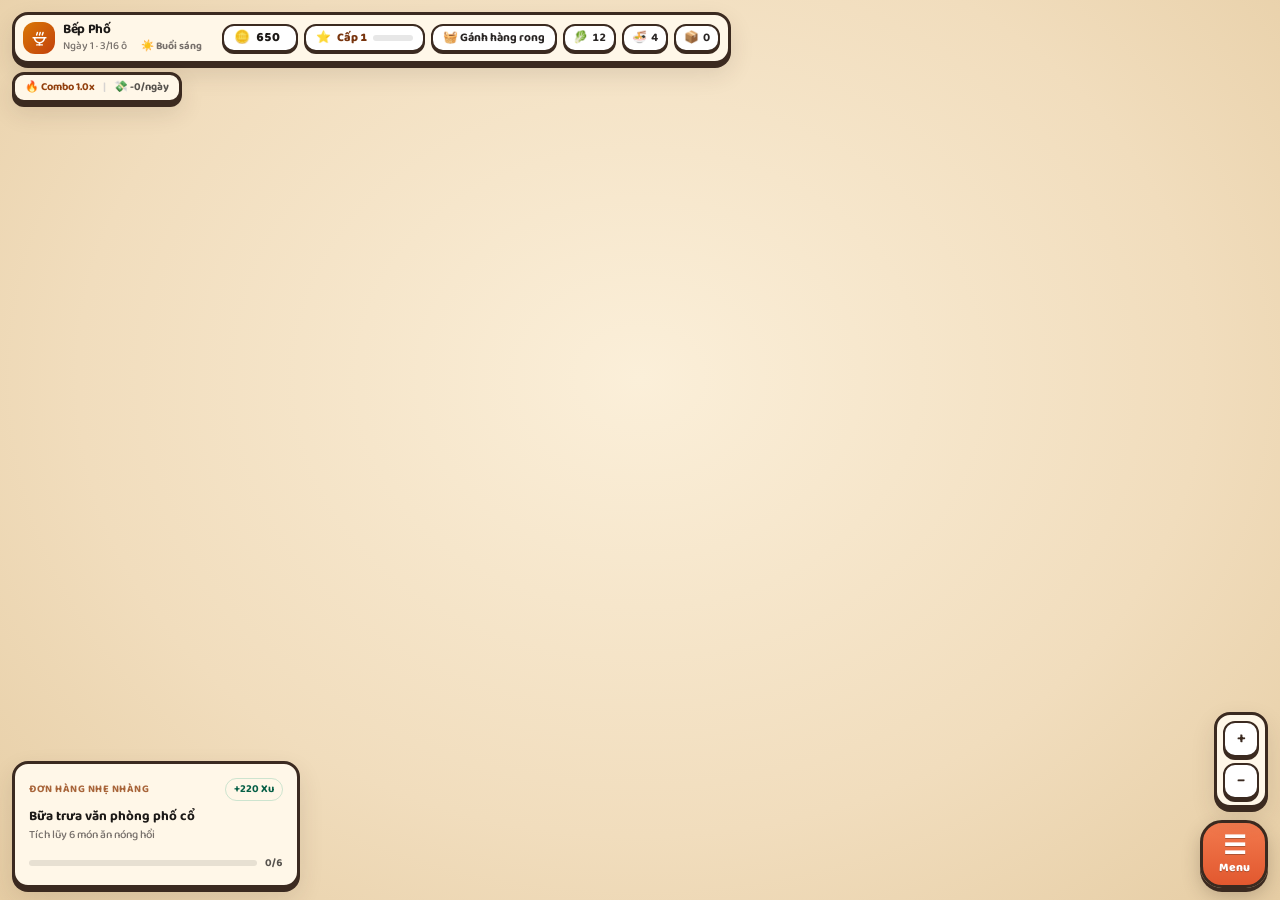
<file: index.html>
<!DOCTYPE html>
<html lang="vi">
<head>
  <meta charset="UTF-8" />
  <meta name="viewport" content="width=device-width, initial-scale=1.0, maximum-scale=1.0, user-scalable=no" />
  <meta name="theme-color" content="#C86234" />
  <title>Bếp Phố Logistics — Game Quản Lý Nhà Hàng & Giao Nhận 3D Isometric</title>
  <link rel="manifest" href="manifest.json" />
  <link rel="stylesheet" href="css/tailwind.css" />
  <script src="vendor/three.min.js"></script>
  <link rel="stylesheet" href="css/style.css" />
</head>
<body>
  <div id="game-container">
    <canvas id="game-canvas"></canvas>
    <div id="overlay-layer"></div>

    <!-- TOP HUD: brand + the few numbers that matter -->
    <header class="fixed top-3 left-3 right-3 z-20 flex flex-col items-start gap-2 pointer-events-none">
      <div class="hud-glass rounded-2xl px-2 py-1.5 flex items-center gap-2 pointer-events-auto max-w-full">
        <div class="flex items-center gap-2 shrink-0">
          <div class="w-8 h-8 rounded-xl bg-gradient-to-br from-amber-600 to-orange-700 flex items-center justify-center text-white">
            <svg width="17" height="17" viewBox="0 0 24 24" fill="none" stroke="currentColor" stroke-width="2.1" stroke-linecap="round" stroke-linejoin="round"><path d="M3 11h18"/><path d="M5 11a7 7 0 0 0 14 0"/><path d="M8 21h8"/><path d="M12 18v3"/><path d="M8 7c0-1.5 1-2 1-3.5"/><path d="M12 7c0-1.5 1-2 1-3.5"/><path d="M16 7c0-1.5 1-2 1-3.5"/></svg>
          </div>
          <div class="leading-tight hidden lg:block pr-1">
            <div class="font-bold text-[13.5px] tracking-tight text-stone-900">Bếp Phố</div>
            <div class="text-[11px] font-medium text-stone-500 flex items-center gap-1.5">
              <span>Ngày <span id="stat-day">1</span> · <span id="stat-rooms">3/16</span> ô</span>
              <span id="stat-day-phase" class="inline-flex items-center gap-1 px-2 py-0.5 rounded-full text-[10.5px] font-bold">☀️ Buổi sáng</span>
            </div>
          </div>
        </div>
        <div class="flex items-center gap-1.5 text-xs font-semibold min-w-0">
          <div id="pill-coins" class="stat-chip rounded-xl px-2.5 py-1 flex items-center gap-1.5" title="Xu">
            <span class="text-[13px]">🪙</span>
            <span id="stat-coins" class="tabular-nums text-stone-900 font-extrabold text-[13px]">650</span>
            <span id="rate-coins" class="text-[10px] font-semibold tabular-nums text-stone-400 hidden sm:inline"></span>
          </div>
          <button id="pill-exp" type="button" class="stat-chip rounded-xl px-2.5 py-1 flex items-center gap-1.5 cursor-pointer" title="Cấp độ (nhấn xem lộ trình mở khóa)">
            <span class="text-[12px]">⭐</span>
            <span class="text-amber-900 font-extrabold"><span class="hidden sm:inline">Cấp </span><span id="stat-level" class="tabular-nums">1</span></span>
            <span class="w-10 h-1.5 bg-stone-900/10 rounded-full overflow-hidden hidden md:inline-block">
              <span id="stat-exp-bar" class="block h-full bg-gradient-to-r from-amber-500 to-emerald-600 rounded-full transition-all duration-300" style="width: 0%"></span>
            </span>
            <span id="stat-exp" class="hidden">0/90 EXP</span>
          </button>
          <button id="pill-rank" type="button" class="stat-chip rounded-xl px-2.5 py-1 flex items-center gap-1.5 text-xs font-bold text-stone-800 min-w-0" title="Hạng quán: trang trí, phục vụ, món ăn">
            <span id="stat-rank" class="truncate max-w-[96px] sm:max-w-none">🧺 Gánh hàng rong</span>
          </button>
          <div id="pill-ingredients" class="stat-chip rounded-xl px-2 py-1 hidden xl:flex items-center gap-1" title="Nguyên liệu trong kho">
            <span>🥬</span><span id="stat-ingredients" class="tabular-nums text-stone-800">12</span>
            <span id="rate-ingredients" class="hidden"></span>
          </div>
          <div id="pill-dishes" class="stat-chip rounded-xl px-2 py-1 hidden xl:flex items-center gap-1" title="Món ăn sẵn sàng">
            <span>🍜</span><span id="stat-dishes" class="tabular-nums text-stone-800">4</span>
            <span id="rate-dishes" class="hidden"></span>
          </div>
          <div id="pill-parcels" class="stat-chip rounded-xl px-2 py-1 hidden xl:flex items-center gap-1" title="Đơn chờ giao">
            <span>📦</span><span id="stat-parcels" class="tabular-nums text-stone-800">0</span>
            <span id="rate-parcels" class="hidden"></span>
          </div>
          <div id="pill-rep" class="hidden" title="Uy tín"><span id="stat-rep">10</span></div>
        </div>
      </div>

      <!-- Order tickets (only when a guest is waiting) + combo -->
      <div id="ticket-rail-container" class="flex items-center gap-2 pointer-events-none max-w-full">
        <div class="hud-glass rounded-xl px-2.5 py-1 hidden md:flex items-center gap-2 pointer-events-auto text-[11px] font-bold">
          <span id="combo-badge" class="text-amber-800">🔥 Combo 1.0x</span>
          <span class="text-stone-300">|</span>
          <span id="upkeep-badge" class="text-stone-600 tabular-nums" title="Chi phí lương & vận hành trừ cuối ngày">💸 -0/ngày</span>
        </div>
        <div id="ticket-rail" class="flex items-center gap-2 overflow-x-auto custom-scroll py-0.5 pointer-events-auto max-w-full"></div>
      </div>
    </header>

    <!-- THE ONE MENU BUTTON: everything the player manages is inside -->
    <button id="btn-menu" class="menu-fab fixed bottom-3 right-3 z-20 pointer-events-auto" title="Menu (M)">
      <span class="menu-fab-ico">☰</span><span>Menu</span>
    </button>

    <!-- BOTTOM-LEFT COZY CONTRACT CARD -->
    <aside id="contract-panel" class="fixed bottom-3 left-3 z-20 w-72 max-w-[calc(100vw-28px)] hud-glass rounded-2xl p-3.5 pointer-events-auto">
      <div id="express-box" class="hidden mb-3 pb-3 border-b border-stone-900/10">
        <div class="flex items-center justify-between gap-2 mb-1">
          <span class="text-[10px] font-bold uppercase tracking-wider text-rose-700">⚡ Đơn Khẩn Cấp</span>
          <span id="express-timer" class="text-[10.5px] font-bold tabular-nums text-rose-700 bg-rose-500/10 border border-rose-500/20 px-1.5 py-0.5 rounded-full">40s</span>
        </div>
        <div id="express-title" class="text-xs font-bold text-stone-900 leading-snug">Giao gấp</div>
        <div class="flex items-center justify-between gap-2 mt-0.5">
          <span id="express-desc" class="text-[11px] text-stone-500">Giao gấp 4 Món</span>
          <span id="express-reward" class="text-[11px] font-bold text-emerald-700">+170 Xu</span>
        </div>
        <div class="mt-1.5 h-1 bg-stone-900/10 rounded-full overflow-hidden">
          <div id="express-bar" class="h-full bg-gradient-to-r from-rose-500 to-amber-500 rounded-full transition-all duration-200" style="width: 100%"></div>
        </div>
        <button id="btn-claim-express" class="btn-primary w-full mt-2 py-1.5 rounded-xl text-[11.5px] font-bold">
          Giao ngay
        </button>
      </div>
      <div class="flex items-center justify-between mb-1.5">
        <span id="contract-head-label" class="text-[10.5px] font-bold uppercase tracking-wider text-amber-800/80">Đơn hàng nhẹ nhàng</span>
        <span id="contract-reward" class="text-[11px] font-bold text-emerald-800 bg-emerald-500/12 border border-emerald-600/20 px-2 py-0.5 rounded-full">
          +220 Xu
        </span>
      </div>
      <div id="contract-title" class="text-[13.5px] font-bold text-stone-900 leading-snug">Bữa trưa văn phòng phố cổ</div>
      <div id="contract-desc" class="text-[11.5px] text-stone-500 mt-0.5">Tích lũy 6 món ăn nóng hổi</div>
      <div class="mt-2.5 flex items-center gap-2">
        <div class="flex-1 h-1.5 bg-stone-900/10 rounded-full overflow-hidden">
          <div id="contract-bar" class="h-full bg-gradient-to-r from-amber-500 to-emerald-600 rounded-full transition-all duration-300" style="width: 0%"></div>
        </div>
        <span id="contract-progress" class="text-[11px] font-bold text-stone-600 tabular-nums">0/6</span>
      </div>
      <button id="btn-claim-contract" class="btn-primary w-full mt-2.5 py-2 rounded-xl text-xs font-bold hidden">
        Nhận thưởng & Đơn mới
      </button>
    </aside>

    <!-- BOTTOM-RIGHT ZOOM (desktop; phones pinch) -->
    <div class="fixed bottom-[92px] right-3 z-20 hidden md:flex flex-col gap-1.5 hud-glass rounded-2xl p-1.5 pointer-events-auto">
      <button id="btn-zoom-in" class="btn-ghost w-9 h-9 rounded-xl text-base font-bold flex items-center justify-center" title="Phóng to (+)">+</button>
      <button id="btn-zoom-out" class="btn-ghost w-9 h-9 rounded-xl text-base font-bold flex items-center justify-center" title="Thu nhỏ (-)">−</button>
    </div>

    <!-- RIGHT INSPECTOR / BUILD DRAWER -->
    <aside id="inspector-drawer" class="fixed top-20 right-3.5 bottom-[92px] z-30 w-80 max-w-[calc(100vw-28px)] hud-glass rounded-2xl flex flex-col overflow-hidden hidden pointer-events-auto">
      <div class="px-4 py-3 border-b border-stone-900/10 flex items-center justify-between bg-white/45">
        <div class="flex items-center gap-2.5 min-w-0">
          <div id="drawer-icon" class="w-9 h-9 rounded-xl bg-amber-100/80 border border-amber-900/10 flex items-center justify-center text-lg shrink-0">🏠</div>
          <div class="min-w-0">
            <h2 id="drawer-title" class="font-bold text-[13.5px] text-stone-900 truncate">Chi tiết phân khu</h2>
            <p id="drawer-subtitle" class="text-[11px] text-stone-500 truncate">Ô đất (1, 1)</p>
          </div>
        </div>
        <button id="btn-close-drawer" class="btn-ghost w-7 h-7 rounded-lg text-xs font-bold flex items-center justify-center" title="Đóng (Esc)">✕</button>
      </div>
      <div id="drawer-body" class="flex-1 overflow-y-auto custom-scroll p-4 space-y-3"></div>
    </aside>

    <!-- SYSTEM / EXTENSIBILITY / DEPLOY MODAL -->
    <div id="system-modal" class="fixed inset-0 z-40 bg-stone-950/35 backdrop-blur-xs hidden items-center justify-center p-4">
      <div class="hud-glass rounded-3xl w-full max-w-xl max-h-[85vh] flex flex-col overflow-hidden bg-[#FDFBF7]">
        <div class="px-5 py-4 border-b border-stone-900/10 flex items-center justify-between">
          <div>
            <h2 class="font-bold text-base text-stone-900">🍜 Quản lý quán</h2>
            <p class="text-xs text-stone-500">Công trình, nhân viên, món ăn, trang trí và cài đặt</p>
          </div>
          <button id="btn-close-modal" class="btn-ghost w-8 h-8 rounded-xl text-sm font-bold">✕</button>
        </div>

        <div class="px-4 pt-2 flex flex-nowrap overflow-x-auto custom-scroll gap-1 border-b border-stone-900/10">
          <button id="tab-build" class="shrink-0 whitespace-nowrap px-3 py-2 text-sm font-bold">🏗️ Công trình</button>
          <button id="tab-staff" class="shrink-0 whitespace-nowrap px-3 py-2 text-sm font-bold">👩‍🍳 Nhân viên</button>
          <button id="tab-dishes" class="shrink-0 whitespace-nowrap px-3 py-2 text-sm font-bold">📖 Món ăn</button>
          <button id="tab-decor" class="shrink-0 whitespace-nowrap px-3 py-2 text-sm font-bold">🏮 Trang trí</button>
          <button id="tab-expansion" class="shrink-0 whitespace-nowrap px-3 py-2 text-sm font-bold">🍜 Mở rộng</button>
          <button id="tab-save" class="shrink-0 whitespace-nowrap px-3 py-2 text-sm font-bold">⚙️ Cài đặt</button>
        </div>

        <div id="modal-content" class="p-5 overflow-y-auto custom-scroll text-xs text-stone-700 space-y-4">
          <div id="panel-build" class="hidden space-y-2" ><div id="build-list" class="space-y-2"></div></div>
          <div id="panel-staff" class="hidden"><div id="staff-list" class="space-y-4"></div></div>
          <div id="panel-save" class="space-y-4">
            <a href="quan-pho.html" class="btn-ghost inline-flex items-center min-h-11 px-3 py-2 rounded-xl text-xs font-bold">Thử Quán Phở 2D</a>
            <div>
              <div class="text-[11px] font-bold uppercase tracking-wide text-stone-500 mb-1.5">Điều khiển</div>
              <div class="grid grid-cols-3 gap-2">
                <button id="btn-pause" class="dock-btn" title="Tạm dừng / Tiếp tục (Space)"><span class="dock-ico" id="pause-icon">⏸</span><span id="pause-label">Tạm dừng</span></button>
                <button id="btn-speed" class="dock-btn" title="Đổi tốc độ (1 / 2)"><span class="dock-ico tabular-nums" id="speed-label">1x</span><span>Tốc độ</span></button>
                <button id="btn-sound" class="dock-btn" title="Bật/Tắt âm thanh"><span class="dock-ico">🔊</span><span>Âm thanh</span></button>
                <button id="btn-rotate" class="dock-btn" title="Xoay góc nhìn 90° (Q)"><span class="dock-ico">🔄</span><span>Xoay</span></button>
                <button id="btn-cam-reset" class="dock-btn" title="Căn giữa (R)"><span class="dock-ico">🎯</span><span>Căn giữa</span></button>
                              </div>
            </div>
            <div class="grid grid-cols-2 gap-2.5">
              <div class="bg-white border border-stone-200/80 rounded-2xl p-3">
                <div class="text-[11px] text-stone-500">Tổng lượt phục vụ / giao</div>
                <div id="stat-total-served" class="text-lg font-bold text-stone-900 mt-0.5 tabular-nums">0</div>
              </div>
              <div class="bg-white border border-stone-200/80 rounded-2xl p-3">
                <div class="text-[11px] text-stone-500">Tổng doanh thu</div>
                <div id="stat-total-earned" class="text-lg font-bold text-amber-700 mt-0.5 tabular-nums">0 Xu</div>
              </div>
            </div>

            <div id="active-perks-box" class="hidden bg-amber-50/70 border border-amber-200/80 rounded-2xl p-3 space-y-1.5">
              <div class="text-[11px] font-bold text-amber-900 uppercase tracking-wide">✨ Thẻ Đặc Quyền đang sở hữu</div>
              <div id="active-perks-list" class="flex flex-wrap gap-1.5"></div>
            </div>

            <div class="flex flex-wrap gap-2">
              <button id="btn-manual-save" class="btn-primary px-3.5 py-2 rounded-xl font-semibold">Lưu ngay</button>
              <button id="btn-export-json" class="btn-ghost px-3.5 py-2 rounded-xl font-semibold">Copy mã Save JSON</button>
              <button id="btn-toggle-import" class="btn-ghost px-3.5 py-2 rounded-xl font-semibold">Nhập mã Save</button>
            </div>

            <div id="import-area" class="hidden space-y-2">
              <textarea id="import-textarea" rows="3" class="w-full rounded-xl border border-stone-300 p-2.5 text-xs font-mono bg-white" placeholder="Dán chuỗi JSON đã xuất vào đây..."></textarea>
              <button id="btn-confirm-import" class="btn-primary px-3.5 py-1.5 rounded-xl font-semibold">Áp dụng dữ liệu Save</button>
            </div>

            <div class="pt-3 border-t border-stone-200 flex items-center justify-between">
              <span class="text-stone-500">Bắt đầu lại từ khu bếp ban đầu?</span>
              <button id="btn-reset-game" class="px-3 py-1.5 rounded-xl bg-red-50 text-red-700 border border-red-200 hover:bg-red-100 font-semibold">
                Chơi lại từ đầu
              </button>
            </div>
          </div>

          <div id="panel-dishes" class="hidden space-y-3">
            <p class="text-xs text-stone-600 leading-relaxed">Khách gọi một món chính, đôi khi kèm món phụ hoặc đồ uống. Nâng sao để món đắt hơn và được gọi nhiều hơn. Phục vụ đủ khách, khách quen sẽ kể công thức món mới.</p>
            <div id="dishes-next-recipe" class="bg-amber-50/70 border border-amber-200/70 rounded-2xl p-3"></div>
            <div id="dishes-list" class="grid grid-cols-1 sm:grid-cols-2 gap-2.5"></div>
          </div>

          <div id="panel-decor" class="hidden space-y-4">
            <div id="decor-rank-card" class="bg-amber-50/70 border border-amber-200/70 rounded-2xl p-3.5 space-y-3"></div>
            <div id="decor-list" class="space-y-3"></div>
          </div>

          <div id="panel-expansion" class="hidden space-y-4">
            <div id="expansion-grid-card" class="bg-white border border-stone-200/80 rounded-2xl p-3.5 space-y-2"></div>
            <div>
              <div class="font-bold text-xs text-stone-900 mb-2">Thực đơn Đặc sản Phục vụ</div>
              <div id="expansion-menu-list" class="grid grid-cols-1 sm:grid-cols-2 gap-2.5"></div>
            </div>
            <div>
              <div class="font-bold text-xs text-stone-900 mb-2">⭐ Lộ trình Thăng Cấp & Mở Khóa Công Trình</div>
              <div id="expansion-roadmap-list" class="space-y-2"></div>
            </div>
          </div>

          <div id="panel-extend" class="hidden space-y-3 leading-relaxed">
            <p>Toàn bộ thông số phòng, chuỗi cung ứng nhà hàng – logistics, nhân sự và lưới đất đều nằm gọn trong đối tượng <code class="bg-amber-100/80 px-1.5 py-0.5 rounded font-mono text-amber-900">GAME_CONFIG</code> ở đầu phần mã JavaScript:</p>
            <ul class="list-disc pl-5 space-y-1.5 text-stone-600">
              <li><strong>Thêm công trình mới:</strong> Thêm 1 mục vào <code class="font-mono text-stone-800">GAME_CONFIG.rooms</code> và một hàm dựng nội thất trong <code class="font-mono text-stone-800">ROOM_BUILDERS</code> — menu xây dựng, đổ bóng 3D và chuỗi mô phỏng tự nhận diện.</li>
              <li><strong>Mở rộng quỹ đất:</strong> Tăng <code class="font-mono text-stone-800">GRID_COLS</code> và <code class="font-mono text-stone-800">GRID_ROWS</code> (mặc định 4×4 = 16 phân khu).</li>
              <li><strong>Thêm đơn hàng / nhiệm vụ:</strong> Thêm mục mới vào mảng <code class="font-mono text-stone-800">GAME_CONFIG.contracts</code>.</li>
            </ul>
          </div>

          <div id="panel-deploy" class="hidden space-y-3 leading-relaxed">
            <p>Game chạy hoàn toàn bằng <strong>1 tệp tĩnh duy nhất</strong>, không cần bước build:</p>
            <ol class="list-decimal pl-5 space-y-1.5 text-stone-600">
              <li>Đổi tên tệp thành <code class="bg-stone-200/80 px-1.5 py-0.5 rounded font-mono text-stone-800">index.html</code>.</li>
              <li>Đẩy lên repository GitHub (nhánh <code class="font-mono text-stone-800">main</code>).</li>
              <li>Vào <strong>Settings → Pages → Deploy from a branch (main / root)</strong> và lưu.</li>
            </ol>
          </div>
        </div>
      </div>
    </div>

    <!-- END OF DAY RECEIPT & 1-OF-3 PERK DRAFT MODAL -->
    <div id="day-summary-modal" class="fixed inset-0 z-40 bg-stone-950/45 backdrop-blur-xs hidden items-center justify-center p-4">
      <div class="hud-glass rounded-3xl w-full max-w-2xl max-h-[90vh] flex flex-col overflow-hidden bg-[#FDFBF7]">
        <div class="px-5 py-4 border-b border-stone-900/10 flex items-center justify-between bg-amber-50/70">
          <div>
            <h2 class="font-bold text-base text-stone-900">🧾 Tổng Kết Ca Ngày <span id="summary-day-num">1</span></h2>
            <p id="summary-orders" class="text-xs text-stone-500">Hoàn thành 0 đơn · Khách bỏ về 0</p>
          </div>
          <div id="summary-stars" class="text-lg tracking-wider">⭐⭐⭐</div>
        </div>

        <div class="p-5 overflow-y-auto custom-scroll space-y-4 text-xs text-stone-700">
          <div class="bg-white border border-stone-200/80 rounded-2xl p-3.5 space-y-1.5 font-medium">
            <div class="flex justify-between">
              <span class="text-stone-500">Doanh thu bán hàng</span>
              <span id="sum-gross" class="font-bold text-stone-900 tabular-nums">+0 Xu</span>
            </div>
            <div class="flex justify-between">
              <span class="text-stone-500">Tiền Tip & Thưởng Combo</span>
              <span id="sum-tips" class="font-bold text-emerald-700 tabular-nums">+0 Xu</span>
            </div>
            <div class="flex justify-between">
              <span class="text-stone-500">Lương nhân sự, mặt bằng & Phạt</span>
              <span id="sum-upkeep" class="font-bold text-rose-700 tabular-nums">-0 Xu</span>
            </div>
            <div class="pt-2 border-t border-dashed border-stone-300 flex justify-between text-sm">
              <span class="font-bold text-stone-900">Lợi nhuận ròng trong ngày</span>
              <span id="sum-net" class="font-extrabold text-amber-800 tabular-nums">+0 Xu</span>
            </div>
          </div>

          <div>
            <div class="flex items-center justify-between mb-2">
              <span class="font-bold text-[13px] text-stone-900">✨ Chọn 1 Thẻ Đặc Quyền cho Ngày mới</span>
              <span class="text-[11px] text-stone-500">Cộng dồn xuyên suốt</span>
            </div>
            <div id="summary-perk-choices" class="grid grid-cols-1 sm:grid-cols-3 gap-2.5"></div>
          </div>

          <div class="pt-2 border-t border-stone-200 flex items-center justify-between gap-2">
            <label class="flex items-center gap-2 text-[11.5px] text-stone-600 cursor-pointer">
              <input id="toggle-auto-day" type="checkbox" class="rounded border-stone-300 accent-amber-700" />
              <span>Tự động rút thẻ & qua ngày ở các ca sau</span>
            </label>
          </div>
        </div>
      </div>
    </div>

    <!-- TOAST CONTAINER -->
    <div id="toast-box" class="fixed bottom-20 left-1/2 -translate-x-1/2 z-50 pointer-events-none flex flex-col items-center gap-2"></div>
  </div>

  <script src="js/config.js"></script>
  <script src="js/audio.js"></script>
  <script src="js/state.js"></script>
  <script src="js/textures.js"></script>
  <script src="js/scene.js"></script>
  <script src="js/builders.js"></script>
  <script src="js/customers.js"></script>
  <script src="js/staff.js"></script>
  <script src="js/dishes.js"></script>
  <script src="js/decor.js"></script>
  <script src="js/menu.js"></script>
  <script src="js/simulation.js"></script>
  <script src="js/ui.js"></script>
  <script src="js/main.js"></script>
</body>
</html>
</file>
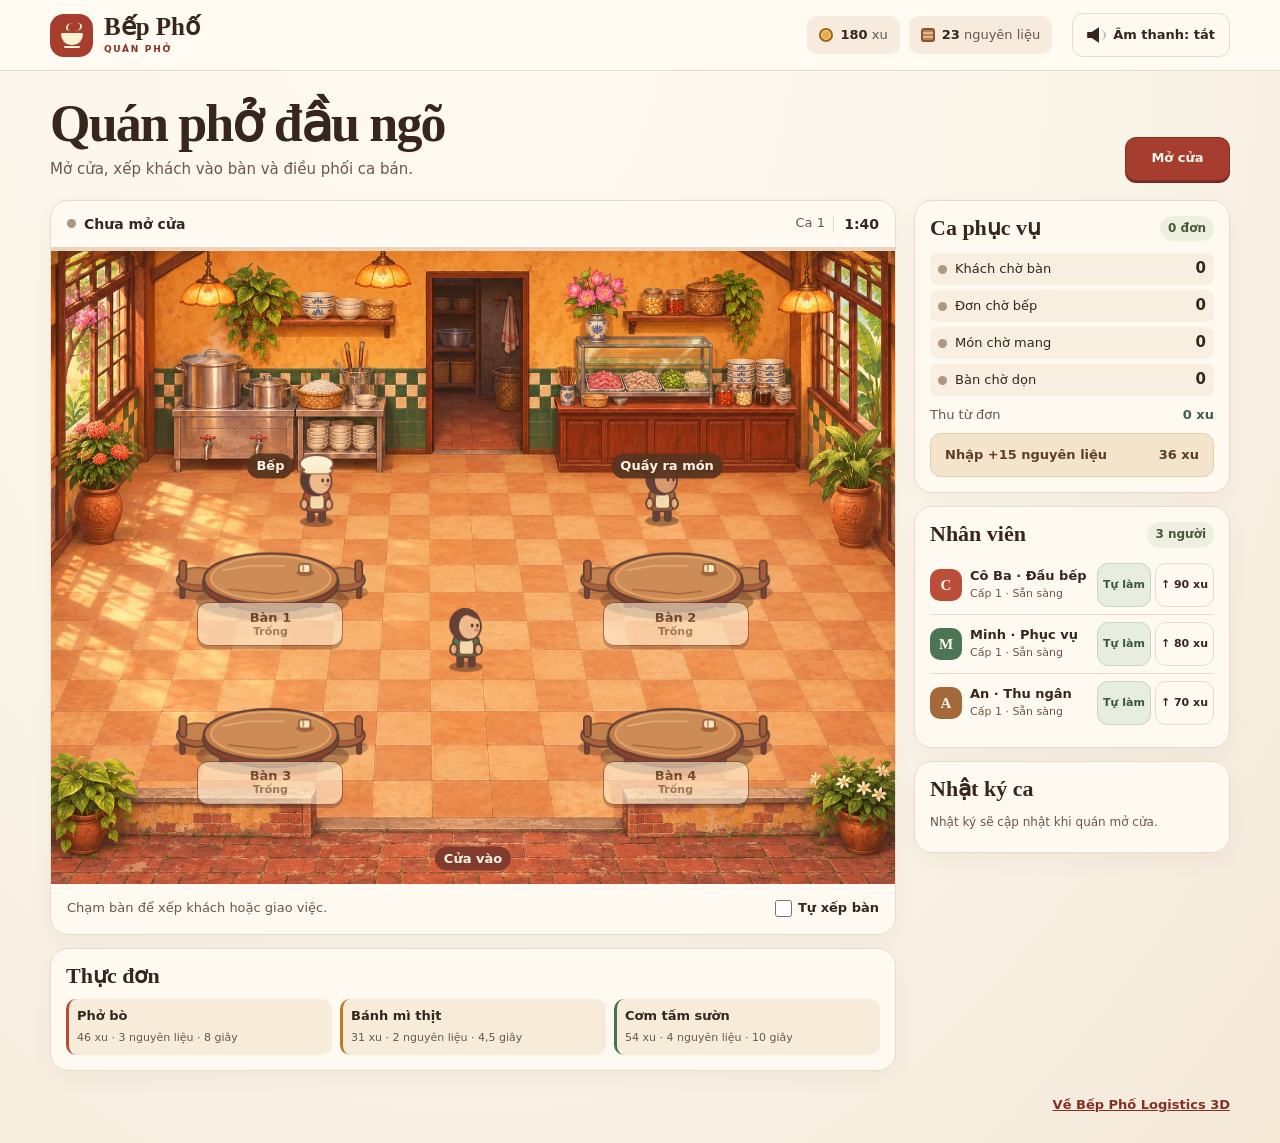
<file: quan-pho.html>
<!DOCTYPE html>
<html lang="vi">
<head>
  <meta charset="UTF-8">
  <meta name="viewport" content="width=device-width, initial-scale=1">
  <meta name="theme-color" content="#faf4e9">
  <title>Bếp Phố · Quán Phở</title>
  <link rel="stylesheet" href="quan/style.css">
  <link rel="preload" href="quan/quan-pho.webp" as="image">
  <link rel="icon" href="quan/mark.png" type="image/png">
</head>
<body>
  <header class="topbar">
    <div class="topbar-inner">
      <a href="quan-pho.html" class="brand" aria-label="Bếp Phố, trang quán phở">
        <span class="brand-mark" aria-hidden="true"><i></i></span>
        <span>Bếp Phố <small>QUÁN PHỞ</small></span>
      </a>
      <div class="resources" aria-label="Tài nguyên quán">
        <div class="resource"><span class="resource-icon coin" aria-hidden="true"></span><span><strong id="cash">180</strong> xu</span></div>
        <div class="resource"><span class="resource-icon crate" aria-hidden="true"></span><span><strong id="stock">23</strong> <span class="stock-label">nguyên liệu</span><span class="stock-short">kho</span></span></div>
      </div>
      <button class="button quiet sound" id="sound" type="button" aria-pressed="false" aria-label="Âm thanh: tắt"><i class="speaker" aria-hidden="true"></i><span>Âm thanh: tắt</span></button>
    </div>
  </header>

  <main class="shell">
    <div class="page-heading">
      <div>
        <h1>Quán phở đầu ngõ</h1>
        <p id="shift-hint">Mở cửa, xếp khách vào bàn và điều phối ca bán.</p>
      </div>
      <div class="shift-controls">
        <button class="button quiet" id="pause" type="button" hidden>Tạm dừng</button>
        <button class="button quiet" id="end-shift" type="button" hidden>Ngừng đón khách</button>
        <button class="button primary" id="start" type="button">Mở cửa</button>
      </div>
    </div>

    <section class="panel summary" id="summary" aria-labelledby="summary-title" hidden>
      <div><h2 id="summary-title">Tổng kết ca</h2><p>Tiền và cấp nhân viên được chuyển sang ca sau.</p></div>
      <dl id="summary-stats"></dl>
    </section>

    <div class="play-layout">
      <div class="main-column">
        <section class="scene-card" aria-label="Sơ đồ quán phở">
          <div class="scene-top">
            <div class="scene-title"><span class="mode-dot" id="mode-dot" aria-hidden="true"></span><strong id="shift-mode">Chưa mở cửa</strong></div>
            <div class="clock"><span id="shift-number">Ca 1</span><span class="clock-line" aria-hidden="true"></span><strong id="clock">1:40</strong></div>
          </div>
          <div class="shift-meter" aria-hidden="true"><div id="shift-fill"></div></div>
          <div class="stage">
            <canvas id="scene" width="960" height="720" aria-hidden="true"></canvas>
            <div class="zone-label kitchen-label" id="kitchen-label">Bếp</div>
            <div class="zone-label counter-label" id="counter-label">Quầy ra món</div>
            <button class="table-chip" data-table="1" type="button"><strong>Bàn 1</strong><span class="table-stage">Trống</span></button>
            <button class="table-chip" data-table="2" type="button"><strong>Bàn 2</strong><span class="table-stage">Trống</span></button>
            <button class="table-chip" data-table="3" type="button"><strong>Bàn 3</strong><span class="table-stage">Trống</span></button>
            <button class="table-chip" data-table="4" type="button"><strong>Bàn 4</strong><span class="table-stage">Trống</span></button>
            <div class="entrance-label" id="entrance-label">Cửa vào</div>
          </div>
          <div class="scene-bottom">
            <span id="scene-tip">Chạm một bàn khi khách đang xếp hàng.</span>
            <label class="switch"><input id="auto-seat" type="checkbox"> Tự xếp bàn</label>
          </div>
        </section>

        <section class="panel menu" aria-labelledby="menu-title">
          <h2 id="menu-title">Thực đơn</h2>
          <ul class="dish-list" id="dish-list"></ul>
        </section>
      </div>

      <aside class="side-column" aria-label="Điều hành ca bán">
        <section class="panel live" aria-labelledby="live-title">
          <div class="panel-heading">
            <h2 id="live-title">Ca phục vụ</h2>
            <span class="tag" id="served-label">0 đơn</span>
          </div>
          <dl class="signals">
            <div data-signal="door"><dt><i class="signal-dot"></i>Khách chờ bàn</dt><dd id="wait-door">0</dd></div>
            <div data-signal="kitchen"><dt><i class="signal-dot"></i>Đơn chờ bếp</dt><dd id="wait-kitchen">0</dd></div>
            <div data-signal="ready"><dt><i class="signal-dot"></i>Món chờ mang</dt><dd id="wait-ready">0</dd></div>
            <div data-signal="dirty"><dt><i class="signal-dot"></i>Bàn chờ dọn</dt><dd id="wait-dirty">0</dd></div>
          </dl>
          <div id="stock-warning" class="notice" hidden>Bếp thiếu nguyên liệu cho đơn tiếp theo.</div>
          <div class="checkout-line"><span>Thu từ đơn</span><strong id="sales">0 xu</strong></div>
          <button class="button stock-button" id="restock" type="button">Nhập +15 nguyên liệu <span>36 xu</span></button>
        </section>

        <section class="panel" aria-labelledby="crew-title">
          <div class="panel-heading"><h2 id="crew-title">Nhân viên</h2><span class="tag">3 người</span></div>
          <div id="crew-list" class="crew-list"></div>
        </section>

        <section class="panel activity" aria-labelledby="activity-title">
          <h2 id="activity-title">Nhật ký ca</h2>
          <ul id="event-list"></ul>
        </section>
      </aside>
    </div>

    <footer><a href="./">Về Bếp Phố Logistics 3D</a></footer>
  </main>
  <div class="toast" id="toast" role="status" hidden></div>
  <script src="js/audio.js"></script>
  <script type="module" src="quan/app.js"></script>
</body>
</html>
</file>
<file: css/style.css>
:root {
      --bg-studio: #ECE6DE;
      --surface: rgba(255, 253, 249, 0.88);
      --surface-solid: #FFFDF9;
      --border-soft: rgba(138, 114, 92, 0.22);
      --ink: #2C231D;
      --ink-muted: #786A5E;
      --accent: #C86234;
      --accent-dark: #A94D24;
      --sage: #2F7D63;
    }

    * {
      box-sizing: border-box;
      -webkit-tap-highlight-color: transparent;
    }

    html, body {
      margin: 0;
      padding: 0;
      width: 100%;
      height: 100%;
      overflow: hidden;
      background: radial-gradient(ellipse at 50% 42%, #FBEFD9 0%, #F1DDBD 62%, #E6CDA4 100%);
      font-family: 'Inter', -apple-system, BlinkMacSystemFont, 'Segoe UI', Roboto, sans-serif;
      color: var(--ink);
      user-select: none;
    }

    #game-container {
      position: relative;
      width: 100vw;
      height: 100vh;
      overflow: hidden;
    }

    #game-container::before {
      content: '';
      position: absolute;
      inset: 0;
      pointer-events: none;
      opacity: 0;
      transition: opacity 1.8s ease;
      background: radial-gradient(ellipse at 50% 42%, rgba(255, 179, 120, 0.28) 0%, rgba(164, 108, 78, 0.25) 65%, rgba(74, 52, 58, 0.35) 100%);
      z-index: 0;
    }
    body[data-day-phase="sunset"] #game-container::before { opacity: 1; }

    #game-container::after {
      content: '';
      position: absolute;
      inset: 0;
      pointer-events: none;
      opacity: 0;
      transition: opacity 2.0s ease;
      background: radial-gradient(ellipse at 50% 38%, rgba(44, 58, 92, 0.52) 0%, rgba(28, 36, 58, 0.68) 65%, rgba(18, 22, 36, 0.80) 100%);
      z-index: 0;
    }
    body[data-day-phase="night_rush"] #game-container::after { opacity: 1; }

    #game-canvas {
      position: relative;
      z-index: 1;
      display: block;
      width: 100%;
      height: 100%;
      cursor: grab;
      touch-action: none;
    }
    #game-canvas.dragging { cursor: grabbing; }
    #game-canvas.pointer { cursor: pointer; }

    #overlay-layer {
      position: absolute;
      inset: 0;
      pointer-events: none;
      overflow: hidden;
      z-index: 10;
    }

    .hud-glass {
      background: var(--surface);
      backdrop-filter: blur(18px) saturate(1.2);
      -webkit-backdrop-filter: blur(18px) saturate(1.2);
      border: 1px solid var(--border-soft);
      box-shadow: 0 12px 32px rgba(58, 42, 28, 0.09), 0 1px 2px rgba(58, 42, 28, 0.05);
    }

    .stat-chip {
      background: rgba(255, 255, 255, 0.72);
      border: 1px solid rgba(138, 114, 92, 0.16);
      transition: transform 0.16s cubic-bezier(0.22, 1, 0.36, 1), background 0.16s ease;
    }
    .stat-chip.bump {
      transform: scale(1.07);
      background: rgba(255, 251, 240, 0.98);
    }

    .btn-primary {
      background: linear-gradient(180deg, #D36C3D 0%, #BC5528 100%);
      color: #FFFDF9;
      box-shadow: 0 2px 8px rgba(188, 85, 40, 0.28), inset 0 1px 0 rgba(255, 255, 255, 0.22);
      transition: transform 0.12s ease, filter 0.15s ease, opacity 0.15s ease;
    }
    .btn-primary:hover:not(:disabled) { filter: brightness(1.05); }
    .btn-primary:active:not(:disabled) { transform: scale(0.97); }
    .btn-primary:disabled { opacity: 0.42; cursor: not-allowed; box-shadow: none; }

    .btn-ghost {
      background: rgba(247, 241, 234, 0.85);
      color: var(--ink);
      border: 1px solid rgba(138, 114, 92, 0.22);
      transition: background 0.15s ease, transform 0.12s ease, border-color 0.15s ease;
    }
    .btn-ghost:hover:not(:disabled) {
      background: rgba(238, 229, 218, 0.96);
      border-color: rgba(138, 114, 92, 0.38);
    }
    .btn-ghost:active:not(:disabled) { transform: scale(0.96); }
    .btn-ghost.active {
      background: #2C231D;
      color: #FFFDF9;
      border-color: #2C231D;
    }

    .room-tag {
      position: absolute;
      left: 0;
      top: 0;
      transform: translate3d(-9999px, -9999px, 0) translate(-50%, -100%);
      will-change: transform;
      background: rgba(255, 253, 249, 0.9);
      backdrop-filter: blur(8px);
      border: 1px solid rgba(138, 114, 92, 0.26);
      box-shadow: 0 4px 12px rgba(44, 35, 29, 0.10);
      border-radius: 999px;
      padding: 2px 8px 3px 8px;
      display: flex;
      flex-direction: column;
      align-items: center;
      gap: 2px;
      transition: opacity 0.2s ease, border-color 0.2s ease, background 0.2s ease;
      white-space: nowrap;
    }
    .room-tag.starved {
      border-color: rgba(217, 95, 43, 0.65);
      background: rgba(255, 248, 242, 0.95);
    }
    .room-tag-row {
      display: flex;
      align-items: center;
      gap: 4px;
      font-size: 10.5px;
      font-weight: 700;
      color: #2C231D;
      letter-spacing: -0.01em;
    }
    .room-tag-up:not(.hidden) {
      display: inline-flex;
      align-items: center;
      justify-content: center;
      padding: 0 4px;
      height: 14px;
      border-radius: 999px;
      background: #2F7D63;
      color: #FFFDF9;
      font-size: 9px;
      font-weight: 800;
      line-height: 1;
    }
    .room-tag-syn:not(.hidden) {
      display: inline-flex;
      align-items: center;
      padding: 0 4px;
      height: 14px;
      border-radius: 999px;
      background: rgba(200, 98, 52, 0.14);
      color: #A94D24;
      font-size: 9px;
      font-weight: 800;
      line-height: 1;
    }
    .room-tag-merge:not(.hidden) {
      display: inline-flex;
      align-items: center;
      padding: 0 4px;
      height: 14px;
      border-radius: 999px;
      background: rgba(47, 125, 99, 0.16);
      color: #1F5E49;
      font-size: 9px;
      font-weight: 800;
      line-height: 1;
    }
    .room-tag-warn:not(.hidden) {
      display: block;
      font-size: 9.5px;
      font-weight: 700;
      color: #B84A1E;
      line-height: 1.1;
    }
    .room-tag-bar {
      width: 36px;
      height: 2.5px;
      background: rgba(138, 114, 92, 0.2);
      border-radius: 99px;
      overflow: hidden;
    }
    .room-tag-fill {
      height: 100%;
      background: linear-gradient(90deg, #D36C3D, #E8964B);
      border-radius: 99px;
    }
    .room-tag.starved .room-tag-fill {
      background: linear-gradient(90deg, #D9534F, #F0AD4E);
    }

    .floater-pop {
      position: absolute;
      left: 0;
      top: 0;
      transform: translate3d(-9999px, -9999px, 0) translate(-50%, -50%);
      will-change: transform, opacity;
      font-size: 11.5px;
      font-weight: 700;
      padding: 3px 9px;
      border-radius: 999px;
      background: rgba(255, 253, 249, 0.94);
      border: 1px solid rgba(138, 114, 92, 0.22);
      box-shadow: 0 4px 12px rgba(44, 35, 29, 0.10);
      white-space: nowrap;
      pointer-events: none;
    }

    .custom-scroll::-webkit-scrollbar { width: 5px; height: 5px; }
    .custom-scroll::-webkit-scrollbar-track { background: transparent; }
    .custom-scroll::-webkit-scrollbar-thumb { background: rgba(138, 114, 92, 0.28); border-radius: 99px; }

    @keyframes slideUp {
      from { opacity: 0; transform: translateY(8px); }
      to { opacity: 1; transform: translateY(0); }
    }
    .toast-anim { animation: slideUp 0.22s ease-out forwards; }

    @media (max-width: 639px) {
      #inspector-drawer {
        top: auto;
        left: 0.65rem;
        right: 0.65rem;
        bottom: 0.65rem;
        width: auto;
        max-width: none;
        max-height: 52vh;
        border-radius: 1.25rem;
      }
    }

    @keyframes hazardPulse {
      0%, 100% { transform: scale(1); }
      50% { transform: scale(1.08); }
    }
    .room-hazard-btn:not(.hidden) {
      display: inline-flex;
      align-items: center;
      gap: 3px;
      margin-bottom: 2px;
      padding: 2px 8px;
      border-radius: 999px;
      font-size: 10px;
      font-weight: 800;
      color: #FFFDF9;
      background: #D9534F;
      border: 1px solid rgba(255, 255, 255, 0.7);
      box-shadow: 0 4px 10px rgba(217, 83, 79, 0.35);
      cursor: pointer;
      pointer-events: auto;
      animation: hazardPulse 0.9s ease-in-out infinite;
    }
    .room-hazard-btn.opportunity {
      background: #2F7D63;
      box-shadow: 0 4px 10px rgba(47, 125, 99, 0.32);
    }
    .room-chore-btn.opportunity {
      animation: none;
    }
    .room-staff-btn {
      background: #5B5FA8 !important;
      box-shadow: 0 4px 10px rgba(91, 95, 168, 0.32) !important;
    }
    .room-chore-btn:disabled {
      background: #8A725C;
      box-shadow: none;
      cursor: default;
    }

    @keyframes ticketShake {
      0%, 100% { transform: translateX(0); }
      25% { transform: translateX(-1.5px); }
      75% { transform: translateX(1.5px); }
    }
    .order-ticket {
      min-width: 148px;
      max-width: 170px;
      flex-shrink: 0;
      background: rgba(255, 253, 249, 0.92);
      backdrop-filter: blur(12px);
      border: 1px solid rgba(138, 114, 92, 0.24);
      box-shadow: 0 6px 16px rgba(44, 35, 29, 0.08);
      border-radius: 0.85rem;
      padding: 6px 9px;
      cursor: pointer;
      transition: transform 0.14s ease, border-color 0.15s ease, box-shadow 0.15s ease;
    }
    .order-ticket:hover {
      transform: translateY(-2px);
      border-color: #C86234;
    }
    .order-ticket.vip {
      border-color: rgba(217, 138, 43, 0.75);
      background: linear-gradient(180deg, rgba(255, 250, 232, 0.96) 0%, rgba(255, 253, 249, 0.94) 100%);
    }
    .order-ticket.urgent {
      border-color: rgba(217, 83, 79, 0.75);
      animation: ticketShake 0.45s ease-in-out infinite;
    }
    .order-ticket.ready {
      box-shadow: 0 6px 16px rgba(47, 125, 99, 0.22);
      border-color: rgba(47, 125, 99, 0.55);
    }

    .perk-card {
      background: #FFFFFF;
      border: 1px solid rgba(138, 114, 92, 0.24);
      border-radius: 1rem;
      padding: 12px;
      text-align: left;
      transition: transform 0.15s ease, border-color 0.15s ease, box-shadow 0.15s ease;
    }
    .perk-card:hover {
      transform: translateY(-3px);
      border-color: #C86234;
      box-shadow: 0 10px 22px rgba(200, 98, 52, 0.14);
    }

/* =========================================================================
   CARTOON UI THEME (art direction "3D hoạt hình ấm")
   Thick ink outlines, cream paper panels, chunky pressable buttons.
   Overrides the base look above; game logic does not depend on it.
   ========================================================================= */
@font-face { font-family: 'Baloo 2'; font-weight: 500; font-display: swap; src: url('../vendor/fonts/baloo-2-vietnamese-500-normal.woff2') format('woff2'); unicode-range: U+0102-0103, U+0110-0111, U+0128-0129, U+0168-0169, U+01A0-01A1, U+01AF-01B0, U+0300-0301, U+0303-0304, U+0308-0309, U+0323, U+0329, U+1EA0-1EF9, U+20AB; }
@font-face { font-family: 'Baloo 2'; font-weight: 700; font-display: swap; src: url('../vendor/fonts/baloo-2-vietnamese-700-normal.woff2') format('woff2'); unicode-range: U+0102-0103, U+0110-0111, U+0128-0129, U+0168-0169, U+01A0-01A1, U+01AF-01B0, U+0300-0301, U+0303-0304, U+0308-0309, U+0323, U+0329, U+1EA0-1EF9, U+20AB; }
@font-face { font-family: 'Baloo 2'; font-weight: 800; font-display: swap; src: url('../vendor/fonts/baloo-2-vietnamese-800-normal.woff2') format('woff2'); unicode-range: U+0102-0103, U+0110-0111, U+0128-0129, U+0168-0169, U+01A0-01A1, U+01AF-01B0, U+0300-0301, U+0303-0304, U+0308-0309, U+0323, U+0329, U+1EA0-1EF9, U+20AB; }
@font-face { font-family: 'Baloo 2'; font-weight: 500; font-display: swap; src: url('../vendor/fonts/baloo-2-latin-500-normal.woff2') format('woff2'); unicode-range: U+0000-00FF, U+0131, U+0152-0153, U+02BB-02BC, U+02C6, U+02DA, U+02DC, U+2000-206F, U+20AC, U+2122, U+2191, U+2193, U+2212, U+2215, U+FEFF, U+FFFD; }
@font-face { font-family: 'Baloo 2'; font-weight: 700; font-display: swap; src: url('../vendor/fonts/baloo-2-latin-700-normal.woff2') format('woff2'); unicode-range: U+0000-00FF, U+0131, U+0152-0153, U+02BB-02BC, U+02C6, U+02DA, U+02DC, U+2000-206F, U+20AC, U+2122, U+2191, U+2193, U+2212, U+2215, U+FEFF, U+FFFD; }
@font-face { font-family: 'Baloo 2'; font-weight: 800; font-display: swap; src: url('../vendor/fonts/baloo-2-latin-800-normal.woff2') format('woff2'); unicode-range: U+0000-00FF, U+0131, U+0152-0153, U+02BB-02BC, U+02C6, U+02DA, U+02DC, U+2000-206F, U+20AC, U+2122, U+2191, U+2193, U+2212, U+2215, U+FEFF, U+FFFD; }

:root {
  --ink: #3B2A20;
  --ink-muted: #7A5E4A;
  --paper: #FFF7E8;
  --paper-2: #FBEBD0;
  --accent: #E8613A;
  --accent-dark: #C24A26;
  --cartoon-shadow: 0 4px 0 #3B2A20;
}
html, body, button, input, select, textarea {
  font-family: 'Baloo 2', 'Inter', -apple-system, BlinkMacSystemFont, 'Segoe UI', Roboto, sans-serif;
}
body { color: var(--ink); }

.hud-glass {
  background: var(--paper);
  backdrop-filter: none;
  -webkit-backdrop-filter: none;
  border: 3px solid var(--ink);
  box-shadow: var(--cartoon-shadow), 0 10px 24px rgba(59, 42, 32, 0.12);
}
.stat-chip {
  background: #FFFFFF;
  border: 2px solid var(--ink);
  box-shadow: 0 2px 0 var(--ink);
}
.stat-chip.bump { background: #FFF1C9; }

.btn-primary {
  background: linear-gradient(180deg, #F27A4E 0%, #E2582F 100%);
  color: #FFFFFF;
  border: 2.5px solid var(--ink);
  box-shadow: 0 3px 0 var(--ink);
  text-shadow: 0 1px 0 rgba(59, 42, 32, 0.35);
  transition: transform 0.08s ease, box-shadow 0.08s ease, filter 0.15s ease;
}
.btn-primary:hover:not(:disabled) { filter: brightness(1.06); }
.btn-primary:active:not(:disabled) { transform: translateY(3px); box-shadow: 0 0 0 var(--ink); }
.btn-primary:disabled { opacity: 0.5; box-shadow: 0 2px 0 var(--ink); filter: grayscale(0.4); }

.btn-ghost {
  background: #FFFFFF;
  color: var(--ink);
  border: 2px solid var(--ink);
  box-shadow: 0 3px 0 var(--ink);
  font-weight: 700;
  transition: transform 0.08s ease, box-shadow 0.08s ease, background 0.15s ease;
}
.btn-ghost:hover:not(:disabled) { background: #FFF1C9; border-color: var(--ink); }
.btn-ghost:active:not(:disabled) { transform: translateY(3px); box-shadow: 0 0 0 var(--ink); }
.btn-ghost.active { background: var(--ink); color: #FFF7E8; border-color: var(--ink); }

.room-tag {
  background: #FFFFFF;
  backdrop-filter: none;
  border: 2px solid var(--ink);
  box-shadow: 0 2px 0 var(--ink);
}
.room-tag.starved { border-color: #C24A26; background: #FFF1E6; }
.room-tag-row { color: var(--ink); }
.room-tag-up:not(.hidden) { background: #3E9A6E; border: 1.5px solid var(--ink); }

.order-ticket, .perk-card {
  border: 2px solid var(--ink) !important;
  box-shadow: 0 3px 0 var(--ink);
}
.toast-anim { border: 2.5px solid var(--ink); }

/* Tailwind white cards inside panels get the same ink edge */
#dishes-list > div, #decor-list .grid > div, #decor-rank-card, #dishes-next-recipe {
  border: 2px solid var(--ink) !important;
  box-shadow: 0 3px 0 var(--ink);
}
.custom-scroll::-webkit-scrollbar-thumb { background: rgba(59, 42, 32, 0.45); }

/* ---- One Menu button + compact mobile layout ---- */
.menu-fab {
  display: flex; flex-direction: column; align-items: center; justify-content: center;
  width: 68px; height: 68px; border-radius: 22px;
  background: linear-gradient(180deg, #F27A4E 0%, #E2582F 100%); color: #FFFFFF;
  border: 3px solid var(--ink); box-shadow: 0 4px 0 var(--ink), 0 8px 18px rgba(59, 42, 32, 0.25);
  font-size: 12px; font-weight: 800; line-height: 1; text-shadow: 0 1px 0 rgba(59, 42, 32, 0.35);
  transition: transform 0.08s ease, box-shadow 0.08s ease;
}
.menu-fab .menu-fab-ico { font-size: 26px; line-height: 1; margin-bottom: 2px; }
.menu-fab:active { transform: translateY(4px); box-shadow: 0 0 0 var(--ink); }
.dock-btn {
  display: flex; flex-direction: column; align-items: center; justify-content: center; gap: 2px;
  padding: 8px 6px 6px; border-radius: 14px;
  background: #FFFFFF; color: var(--ink); border: 2px solid var(--ink); box-shadow: 0 3px 0 var(--ink);
  font-size: 12px; font-weight: 700; line-height: 1.05; white-space: nowrap;
  transition: transform 0.08s ease, box-shadow 0.08s ease, background 0.15s ease;
}
.dock-btn .dock-ico { font-size: 20px; line-height: 1.1; font-weight: 800; }
.dock-btn:hover { background: #FFF1C9; }
.dock-btn:active { transform: translateY(3px); box-shadow: 0 0 0 var(--ink); }
.dock-btn.active { background: var(--ink); color: #FFF7E8; }
.menu-card { border: 2px solid var(--ink); box-shadow: 0 3px 0 var(--ink); }
#staff-list > div > div:last-child { border: 2px solid var(--ink) !important; box-shadow: 0 3px 0 var(--ink); }

@media (max-width: 1023px) {
  /* keep the order card clear of the Menu button */
  #contract-panel { right: 92px; width: auto; max-width: 320px; }
  #inspector-drawer { bottom: 92px; }
}
@media (max-width: 639px) {
  #contract-panel { padding: 8px 10px; }
  #contract-head-label, #contract-desc { display: none; }
  #contract-title { font-size: 12px; }
  #btn-claim-contract { padding-top: 6px; padding-bottom: 6px; margin-top: 6px; }
  #contract-panel .mt-2\.5 { margin-top: 6px; }
}
</file>
<file: quan/style.css>
:root {
  color-scheme: light;
  --paper: #faf4e9;
  --card: #fffaf1;
  --line: #eadbc8;
  --ink: #36261d;
  --muted: #6c5648;
  --red: #a63d2e;
  --red-dark: #843024;
  --green: #3f6246;
  --gold: #d89743;
  --radius: 18px;
}
* { box-sizing: border-box; }
[hidden] { display: none !important; }
body {
  margin: 0;
  color: var(--ink);
  background: radial-gradient(ellipse at 37% 0, #fffaf0, var(--paper) 56%, #f4e8d7);
  font: 15px/1.45 system-ui, 'Segoe UI', sans-serif;
}
button, input { font: inherit; }
button, a, .switch { -webkit-tap-highlight-color: transparent; }
button { cursor: pointer; }
button:disabled { cursor: default; opacity: .57; }
button:focus-visible, a:focus-visible, input:focus-visible { outline: 3px solid #285740; outline-offset: 3px; }
a { color: var(--red-dark); }
.topbar { background: #fffaf2; border-bottom: 1px solid var(--line); }
.topbar-inner {
  width: min(1180px, calc(100% - 48px));
  min-height: 70px; margin: auto; display: flex; align-items: center; gap: 20px;
}
.brand { display: flex; align-items: center; gap: 11px; color: var(--ink); font: 700 25px/.95 Cambria, "Times New Roman", serif; text-decoration: none; white-space: nowrap; }
.brand small { display: block; color: var(--red-dark); font: 750 9px/1.3 system-ui, sans-serif; letter-spacing: .19em; margin-top: 5px; }
.brand-mark { width: 43px; height: 43px; flex: 0 0 43px; border-radius: 14px; background: var(--red); display: grid; place-items: center; }
.brand-mark i { width: 22px; height: 12px; border-radius: 2px 2px 13px 13px; background: #fff1d4; position: relative; transform: translateY(4px); }
.brand-mark i::before { content: ''; width: 12px; height: 8px; left: 5px; top: -10px; position: absolute; border-inline: 2px solid #fff1d4; border-radius: 40%; transform: skew(-12deg); }
.brand-mark i::after { content: ''; width: 16px; height: 2px; left: 3px; bottom: -3px; position: absolute; background: #fff1d4; border-radius: 3px; }
.resources { display: flex; gap: 9px; margin-left: auto; }
.resource { display: flex; align-items: center; gap: 7px; min-height: 38px; background: #f6ebdc; padding: 3px 12px; border-radius: 10px; color: var(--muted); font-size: 13px; white-space: nowrap; }
.stock-short { display: none; }
.resource strong { color: var(--ink); font-variant-numeric: tabular-nums; }
.resource-icon { width: 14px; height: 14px; }
.coin { border-radius: 50%; border: 2px solid #9d641b; box-shadow: inset 0 0 0 1px #fbe0a1; background: #e9ad51; }
.crate { border-radius: 3px; border: 2px solid #885532; background: repeating-linear-gradient(0deg, #bb8156 0 2px, #e5b987 2px 4px); }
.shell { width: min(1180px, calc(100% - 48px)); margin: 0 auto; }
.page-heading { display: flex; align-items: end; justify-content: space-between; gap: 12px 24px; margin: 25px 0 19px; }
h1, h2, p { margin: 0; }
h1 { font: 700 clamp(32px, 4.2vw, 52px)/1.08 Cambria, "Times New Roman", serif; letter-spacing: -.035em; }
.page-heading p { margin-top: 7px; color: var(--muted); }
.shift-controls { display: flex; align-items: center; gap: 8px; flex-wrap: wrap; }
.button { min-height: 44px; border-radius: 11px; padding: 0 14px; border: 1px solid transparent; font-size: 13px; font-weight: 750; transition: background .15s, transform .15s; }
.button:not(:disabled):active { transform: translateY(1px); }
.primary { background: var(--red); border-color: var(--red-dark); color: #fff9ed; box-shadow: 0 2px 0 #762b21; min-width: 105px; }
.primary:hover { background: var(--red-dark); }
.quiet { background: var(--card); border-color: var(--line); color: var(--ink); }
.quiet:hover { background: #f2e5d3; }
.sound { display: inline-flex; align-items: center; justify-content: center; gap: 7px; white-space: nowrap; }
.speaker { width: 19px; height: 16px; display: inline-block; position: relative; }
.speaker::before { content: ''; position: absolute; inset: 0 7px 0 0; background: currentColor; clip-path: polygon(0 31%,38% 31%,100% 0,100% 100%,38% 69%,0 69%); }
.speaker::after { content: ''; position: absolute; right: 0; top: 3px; height: 10px; width: 5px; border-right: 2px solid currentColor; border-radius: 0 15px 15px 0; opacity: .28; }
.sound[aria-pressed="true"] .speaker::after { opacity: 1; }
.play-layout { display: grid; grid-template-columns: minmax(0, 1fr) minmax(282px, 316px); align-items: start; gap: 18px; }
.main-column, .side-column { display: grid; gap: 13px; min-width: 0; }
.scene-card, .panel { background: var(--card); border: 1px solid var(--line); border-radius: var(--radius); box-shadow: 0 7px 22px #5833210c; }
.scene-card { overflow: hidden; }
.scene-top, .scene-bottom { padding: 8px 16px; display: flex; align-items: center; justify-content: space-between; gap: 8px; min-height: 46px; }
.scene-title, .clock { display: flex; align-items: center; gap: 8px; }
.scene-title strong, .clock strong { font-size: 14px; }
.mode-dot, .signal-dot { width: 9px; height: 9px; border-radius: 50%; display: inline-block; background: #ac9883; }
.mode-dot[data-mode="running"] { background: #527654; box-shadow: 0 0 0 3px #e4edda; }
.mode-dot[data-mode="closing"] { background: #b57424; }
.clock { color: var(--muted); font-size: 13px; white-space: nowrap; }
.clock strong { color: var(--ink); font-variant-numeric: tabular-nums; min-width: 37px; text-align: right; }
.clock-line { width: 1px; height: 16px; background: var(--line); }
.shift-meter { height: 4px; background: #e6d5bf; }
.shift-meter div { height: 100%; background: #749571; width: 0; transition: width .2s linear; }
.stage { position: relative; aspect-ratio: 4 / 3; background: #c0804f url('quan-pho.webp') center / 100% 100%; }
.stage canvas { width: 100%; height: 100%; display: block; pointer-events: none; }
.table-chip {
  position: absolute; transform: translate(-50%, -50%); display: grid; gap: 0;
  width: clamp(100px, 20%, 146px); min-height: 44px; justify-items: center; align-content: center;
  padding: 3px 5px; border: 1px solid #643d2d; border-radius: 11px;
  color: var(--ink); background: #fff4dd; box-shadow: 0 3px 0 #5c382d88;
  line-height: 1.15; transition: background .15s;
}
.table-chip strong { font-size: 13px; }
.table-stage { font-size: 11px; font-weight: 650; color: var(--muted); }
.table-chip:hover, .table-chip[data-seat="true"] { background: #fdf0ba; }
.table-chip[data-stage="order"], .table-chip[data-stage="queued"], .table-chip[data-stage="check"] { background: #ffe5ab; }
.table-chip[data-stage="ready"], .table-chip[data-stage="eating"] { background: #e2f0d7; border-color: #4b6d4c; }
.table-chip[data-stage="dirty"] { background: #f7d6c5; }
.table-chip[data-table="1"] { left: 26%; top: 59%; }
.table-chip[data-table="2"] { left: 74%; top: 59%; }
.table-chip[data-table="3"] { left: 26%; top: 84%; }
.table-chip[data-table="4"] { left: 74%; top: 84%; }
.zone-label, .entrance-label {
  position: absolute; transform: translate(-50%, -50%); border-radius: 20px;
  color: #fff7e4; background: #583420ee; padding: 3px 9px; font-size: clamp(10px, 1.2vw, 13px);
  font-weight: 750; white-space: nowrap; pointer-events: none;
}
.kitchen-label { left: 26%; top: 34%; }
.counter-label { left: 73%; top: 34%; }
.entrance-label { left: 50%; top: 96%; background: #823b2f; }
.scene-bottom { color: var(--muted); font-size: 13px; padding-block: 3px; }
.switch { min-height: 44px; display: flex; align-items: center; gap: 6px; flex: 0 0 auto; color: var(--ink); font-weight: 700; }
.switch input { accent-color: var(--green); width: 17px; height: 17px; margin: 0; }
.panel { padding: 15px; }
.panel-heading { display: flex; align-items: center; justify-content: space-between; gap: 8px; }
.panel h2 { font: 700 22px/1.13 Cambria, "Times New Roman", serif; }
.tag { color: #4b583a; background: #edf0df; border-radius: 20px; font-size: 12px; font-weight: 730; padding: 4px 8px; white-space: nowrap; }
.signals { margin: 12px 0 9px; display: grid; gap: 5px; }
.signals > div, .checkout-line, .summary dl > div { display: flex; justify-content: space-between; align-items: center; gap: 8px; }
.signals > div { min-height: 32px; border-radius: 8px; background: #f8efe1; padding: 3px 8px; }
.signals dt { display: flex; align-items: center; gap: 8px; font-size: 13px; }
.signals dd, .summary dd { font-weight: 750; margin: 0; font-variant-numeric: tabular-nums; }
.signals [data-active="true"] { background: #f6e4c7; }
.signals [data-active="true"] .signal-dot { background: #ad6729; }
.signals [data-signal="ready"][data-active="true"] { background: #e7efdf; }
.signals [data-signal="ready"][data-active="true"] .signal-dot { background: #507b58; }
.checkout-line { font-size: 13px; margin: 10px 0 8px; color: var(--muted); }
.checkout-line strong { color: var(--green); }
.stock-button { width: 100%; display: flex; align-items: center; justify-content: space-between; background: #f2e5cb; border-color: #e3ceab; color: #5f3e25; }
.stock-button:hover { background: #ebd6ae; }
.stock-button span { white-space: nowrap; }
.notice { color: #822d23; background: #f8e0d3; padding: 7px 8px; border-radius: 8px; font-size: 12px; font-weight: 650; }
.crew-list { display: grid; gap: 0; margin-top: 8px; }
.crew-row { display: grid; grid-template-columns: 32px 1fr max-content; align-items: center; gap: 8px; padding: 7px 0; border-top: 1px solid var(--line); }
.crew-row:first-child { border: 0; }
.crew-symbol { width: 32px; height: 32px; border-radius: 10px; color: #fffaf0; font: 750 15px/32px Cambria, "Times New Roman", serif; text-align: center; }
.crew-info { min-width: 0; }
.crew-info strong, .crew-info small { display: block; }
.crew-info strong { font-size: 13px; }
.crew-info small { color: var(--muted); font-size: 11px; }
.crew-tools { display: flex; align-items: center; gap: 4px; }
.crew-tools .button { padding: 0 5px; font-size: 11px; min-width: 44px; }
.crew-tools [aria-pressed="true"] { background: #e7eddf; border-color: #c9d5bb; color: #39553c; }
.dish-list { display: grid; grid-template-columns: repeat(3, minmax(0,1fr)); list-style: none; gap: 8px; padding: 0; margin: 10px 0 0; }
.dish-list li { background: #f7ecda; padding: 8px; border-radius: 10px; border-left: 3px solid var(--dish-color); }
.dish-list strong { font-size: 13px; display: block; }
.dish-list span { color: var(--muted); font-size: 11px; }
.activity ul { list-style: none; padding: 0; margin: 8px 0 0; }
.activity li { color: var(--muted); font-size: 12px; padding: 5px 0; border-top: 1px solid var(--line); }
.activity li:first-child { border-top: none; }
.activity li[data-tone="good"] { color: var(--green); }
.activity li[data-tone="warn"] { color: var(--red-dark); }
.summary { margin-bottom: 16px; display: grid; grid-template-columns: 1fr 1fr; gap: 10px; }
.summary p { margin-top: 6px; color: var(--muted); font-size: 13px; }
.summary dl { margin: 0; }
.summary dl > div { padding: 4px; border-bottom: 1px solid var(--line); }
footer { display: flex; justify-content: flex-end; padding: 12px 0 16px; }
footer a { min-height: 44px; align-content: center; font-weight: 650; font-size: 13px; }
.toast { max-width: calc(100% - 24px); position: fixed; bottom: max(16px, env(safe-area-inset-bottom)); left: 50%; z-index: 2; transform: translateX(-50%); width: max-content; padding: 10px 14px; border-radius: 11px; background: #493126; color: #fff7e8; box-shadow: 0 5px 15px #38221566; font-size: 14px; pointer-events: none; }

@media (max-width: 840px) {
  .play-layout { grid-template-columns: 1fr; gap: 13px; }
  .side-column { grid-template-columns: 1fr 1fr; }
  .activity { grid-column: 1 / -1; }
}
@media (max-width: 570px) {
  .topbar-inner, .shell { width: calc(100% - 24px); }
  .topbar-inner { min-height: 62px; gap: 7px; }
  .brand { gap: 7px; font-size: 19px; }
  .brand-mark { width: 36px; height: 36px; flex-basis: 36px; border-radius: 11px; }
  .resources { gap: 4px; }
  .resource { min-height: 34px; gap: 4px; padding-inline: 6px; font-size: 11px; }
  .resource-icon { width: 11px; height: 11px; }
  .stock-label { display: none; }
  .stock-short { display: inline; }
  .sound { min-width: 44px; padding: 0; }
  .sound > span { display: none; }
  .table-chip[data-table="1"], .table-chip[data-table="2"] { top: 63%; }
  .table-chip[data-table="3"], .table-chip[data-table="4"] { top: 88%; }
  .page-heading { align-items: start; flex-direction: column; margin: 15px 0 12px; }
  .page-heading p { font-size: 13px; }
  .scene-top, .scene-bottom { padding-inline: 8px; }
  .scene-bottom { font-size: 12px; }
  .main-column { display: contents; }
  .side-column { grid-template-columns: 1fr; grid-row: 2; }
  .menu { padding: 12px; grid-row: 3; }
  .dish-list { gap: 5px; }
  .dish-list li { padding: 6px 5px; }
  .dish-list span { display: block; }
  .summary { grid-template-columns: 1fr; }
}
@media (max-width: 360px) { .stock-short { display: none; } .brand small { letter-spacing: .1em; } }
@media (prefers-reduced-motion: reduce) {
  *, *::before, *::after { transition: none !important; }
}
</file>
